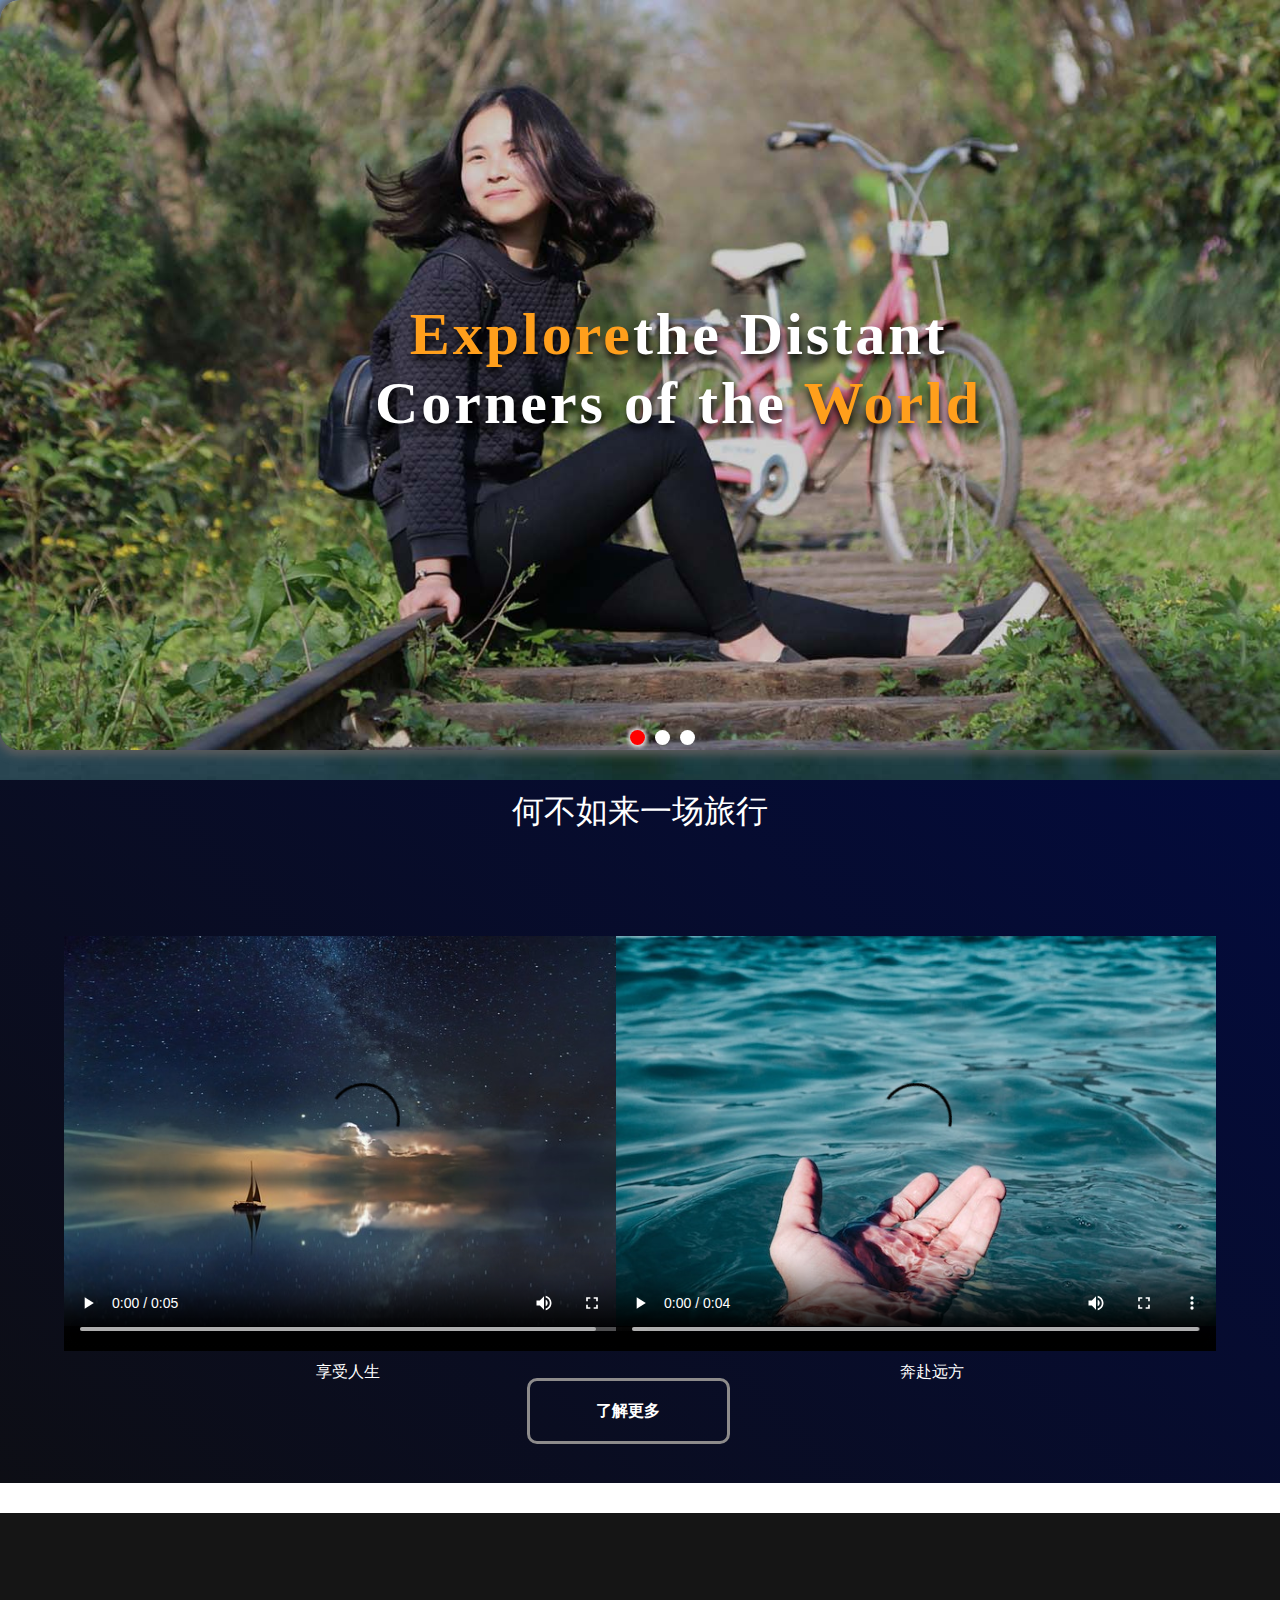
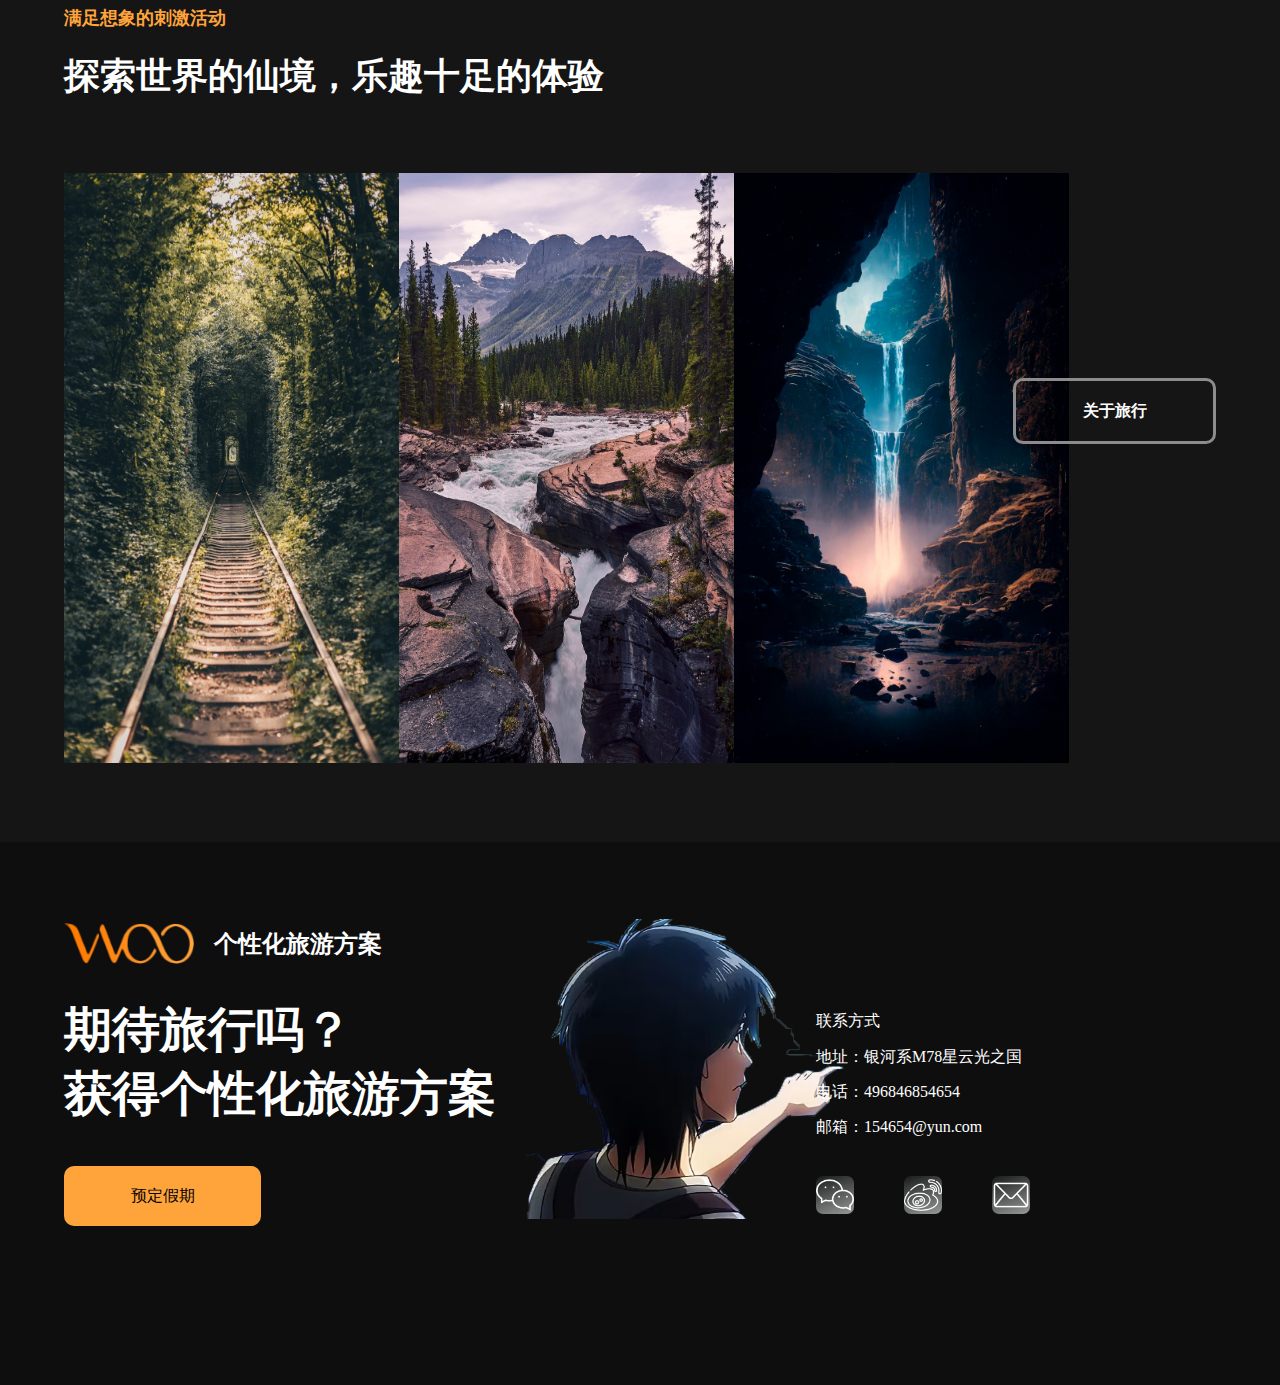
<file: index.html>
<!DOCTYPE html>
<html lang="en">

<head>
    <meta charset="UTF-8">
    <meta http-equiv="X-UA-Compatible" content="IE=edge">
    <meta name="viewport" content="width=device-width, initial-scale=1.0">
    <title>拥抱世界</title>
    <link rel="stylesheet" href="index.css">
    <script src="js/index.js"></script>
</head>

<body>
    <div id="wrap">

        <!-- 5张图片 -->
        <div class="img-list">
            <img src="img/1.jpg" alt="">
            <img src="img/2.jpg" alt="">
            <img src="img/3.jpg" alt="">
        </div>



        <!-- 小圆点 -->
        <ul class="circle-list">
            <li class="circle active" data-n="0"></li>
            <li class="circle" data-n="1"></li>
            <li class="circle" data-n="2"></li>
        </ul>

        <h4>
            <span>Explore</span>the Distant <br>
            Corners of the
            <span>World</span>
        </h4>
        <p>Go, fly, roam, travel, voyage, explore, journey, discover, adventure.</p>
    </div>

    <div id="video">
        <div id="videoHead">何不如来一场旅行</div>
        <div id="video1"><video src="video/1.mp4" controls="controls" poster="img/4.jpg" width="600px"
                height="440px"></video></div>
        <div id="text1"><a href="video/1.mp4">享受人生</a></div>
        <div id="text2"><a href="video/2.mp4">奔赴远方</a></div>
        <div id="video2"><video src="video/2.mp4" controls="controls" poster="img/5.jpg" width="600px"
                height="440px"></video></div>
        <div id="more">
            <h4><a href="more.html">了解更多</a></h4>
        </div>
    </div>

    <div id="main">
        <div id="mainText">
            <h6>满足想象的刺激活动</h6>
            <h3>探索世界的仙境，乐趣十足的体验</h3>
        </div>
        <div id="imgList">
            <div><img src="img/6.jpg" alt=""></div>
            <div><img src="img/7.jpg" alt=""></div>
            <div><img src="img/8.jpg" alt=""></div>
        </div>

        <div id="mainFooter">
            <h4><a href="tour.html">关于旅行</a></h4>
        </div>
    </div>

    <div id="footer">
        <div id="footer1">
            <div id="img"><img src="img/9.png" alt="" width="130px" height="41px"></div>
            <h5>个性化旅游方案</h5><br>
            <h2>期待旅行吗？<br>获得个性化旅游方案</h2>
            <div id="order">预定假期</div>
        </div>
        <div id="footer2">
            <p>
                联系方式<br>
                地址：银河系M78星云光之国<br>
                电话：496846854654<br>
                邮箱：154654@yun.com
            </p>
            <div id="footer2ImgList">
                <div><img src="img/10.png" alt=""></div>
                <div><img src="img/11.png" alt=""></div>
                <div><img src="img/12.png" alt=""></div>
            </div>
        </div>

        <div id="logo"><img src="img/14.png" alt=""></div>
    </div>
</body>

</html>
</file>
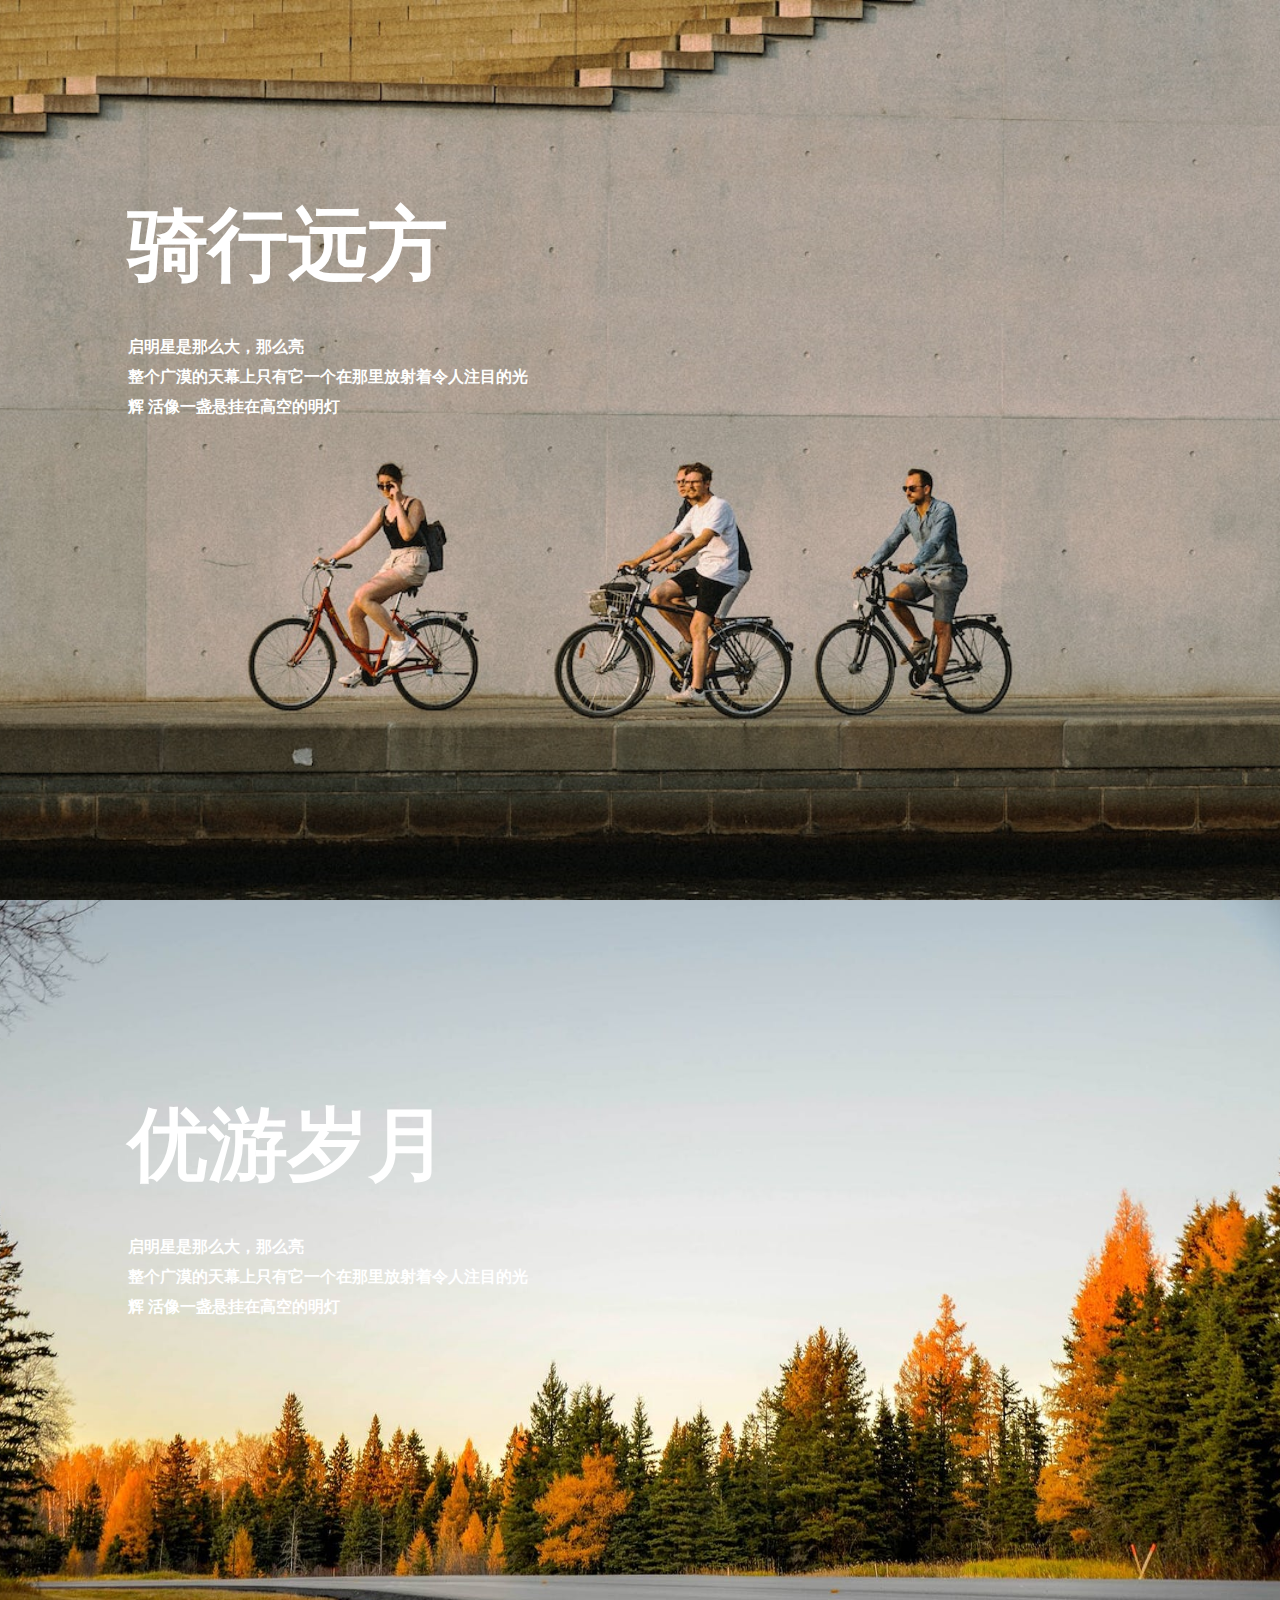
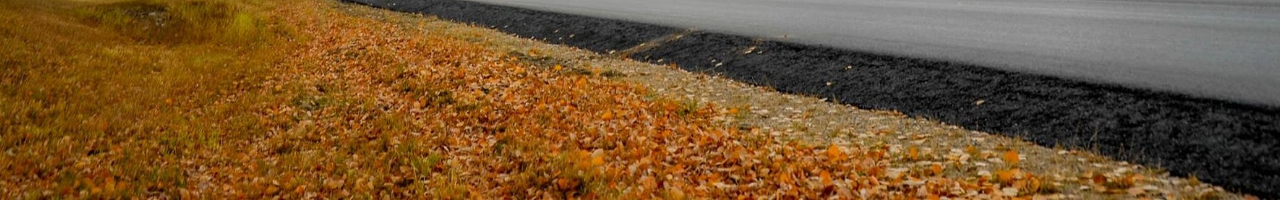
<file: more.html>
<!DOCTYPE html>
<html>

<head>
    <meta charset="utf-8">
    <title>鼠标滚动切换</title>
    <script src="https://code.jquery.com/jquery-3.3.1.js"></script>
    <script src="js/more.js"></script>
    <link rel="stylesheet" href="more.css">
</head>

<body>
    <div class="slider">
        <div class="slide active">
            <div class="bg">
                <div id="text1">
                    <p>
                    <div id="ride">骑行远方</div>
                    <div id="star">
                        <span>启明星是那么大，那么亮</span><br>
                        <span>整个广漠的天幕上只有它一个在那里放射着令人注目的光辉</span>
                        <span>活像一盏悬挂在高空的明灯</span><br>
                    </div>
                    </p>
                </div>
            </div>
        </div>

        <div class="slide queue">
            <div class="bg">
                <div id="text2">
                    <p>
                    <div id="ride2">跋山涉川</div>
                    <div id="star2">
                        <span>启明星是那么大，那么亮</span><br>
                        <span>整个广漠的天幕上只有它一个在那里放射着令人注目的光辉</span>
                        <span>活像一盏悬挂在高空的明灯</span><br>
                    </div>
                    </p>
                </div>
            </div>
        </div>

        <div class="slide queue">
            <div class="bg">
                <div id="text3">
                    <p>
                    <div id="ride3">星行夜归</div>
                    <div id="star3">
                        <span>启明星是那么大，那么亮</span><br>
                        <span>整个广漠的天幕上只有它一个在那里放射着令人注目的光辉</span>
                        <span>活像一盏悬挂在高空的明灯</span><br>
                    </div>
                    </p>
                </div>
            </div>
        </div>

        <div class="slide queue">
            <div class="bg">
                <div id="text4">
                    <p>
                    <div id="ride4">草长莺飞</div>
                    <div id="star4">
                        <span>启明星是那么大，那么亮</span><br>
                        <span>整个广漠的天幕上只有它一个在那里放射着令人注目的光辉</span>
                        <span>活像一盏悬挂在高空的明灯</span><br>
                    </div>
                    </p>
                </div>
            </div>
        </div>

        <div class="slide queue">
            <div class="bg">
                <div id="text5">
                    <p>
                    <div id="ride5">优游岁月</div>
                    <div id="star5">
                        <span>启明星是那么大，那么亮</span><br>
                        <span>整个广漠的天幕上只有它一个在那里放射着令人注目的光辉</span>
                        <span>活像一盏悬挂在高空的明灯</span><br>
                    </div>
                    </p>
                </div>
            </div>
        </div>
    </div>
</body>

</html>
</file>
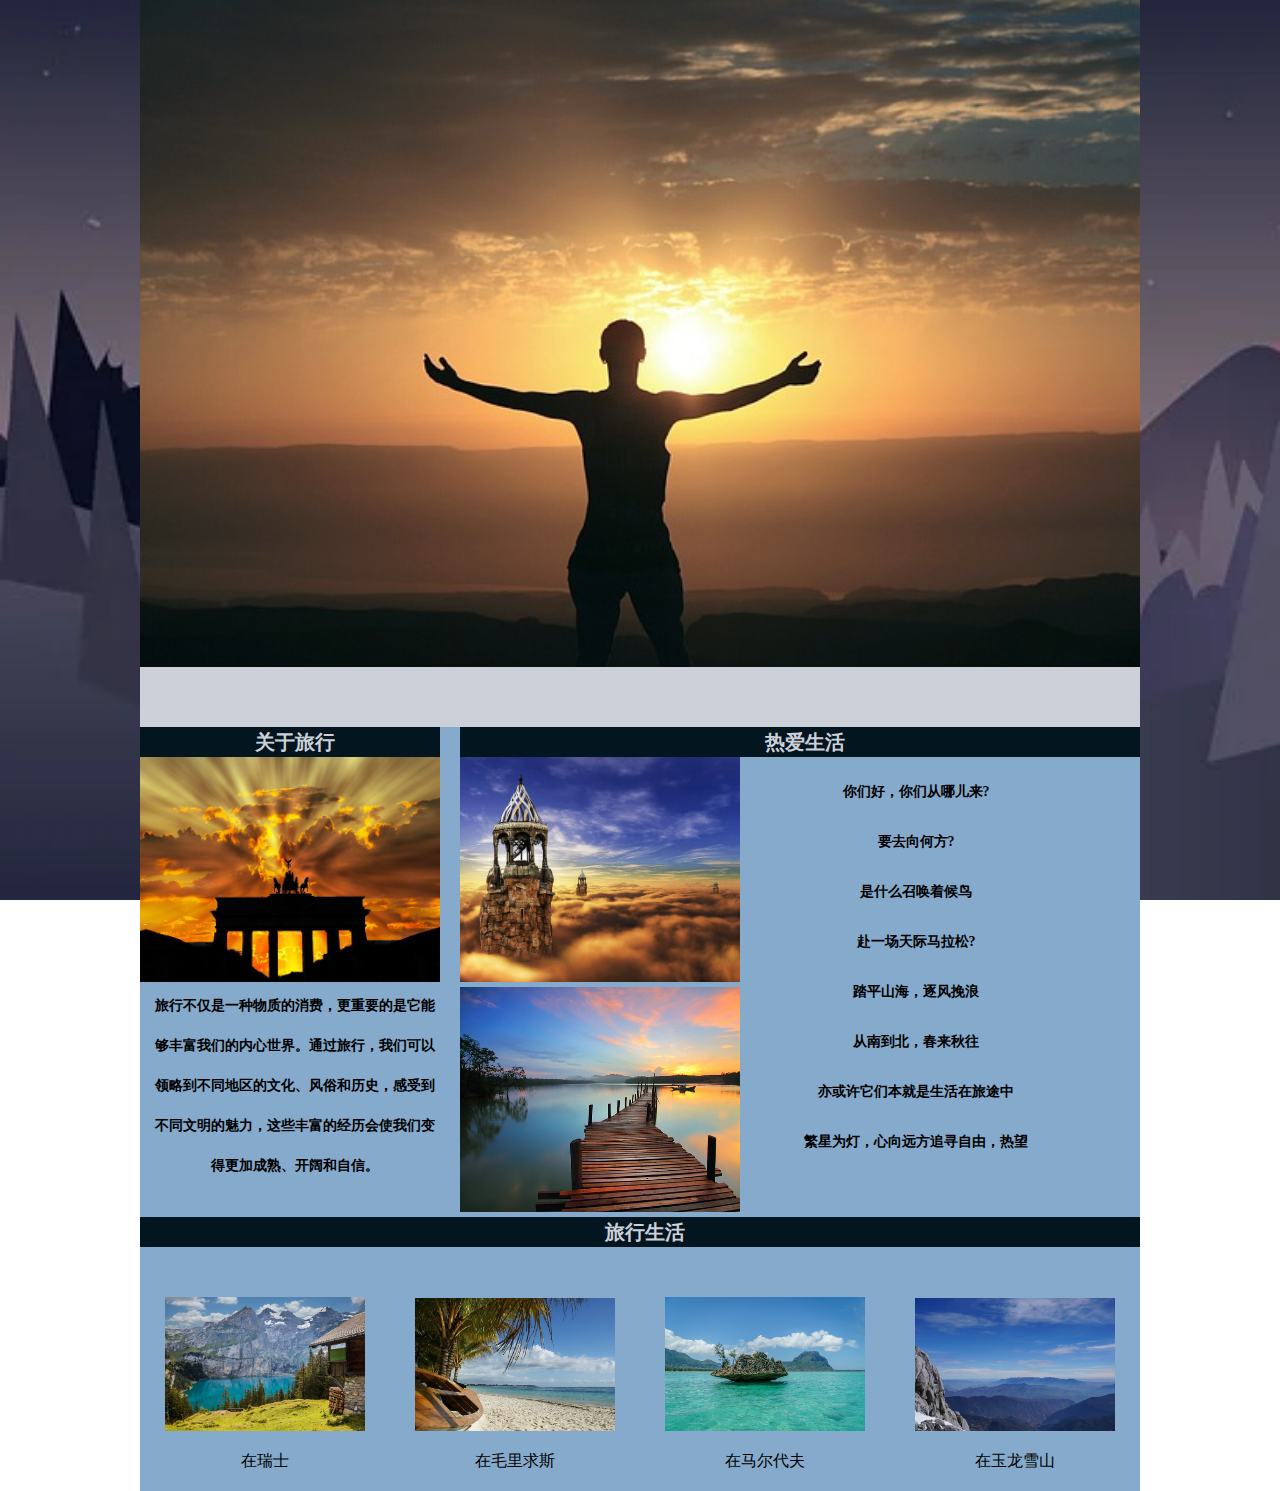
<file: tour.html>
<!DOCTYPE html>
<html lang="en">

<head>
    <meta charset="UTF-8">
    <meta http-equiv="X-UA-Compatible" content="IE=edge">
    <meta name="viewport" content="width=device-width, initial-scale=1.0">
    <title>旅游世界</title>
    <link rel="stylesheet" href="tour.css">

</head>

<body>
    <div id="bigbox">
        <div id="banner">
            <img src="picture/6.jpg" alt="">
        </div>
        <nav>
            
        </nav>
        <div id="main">
            <div id="main_left">
                <h2>关于旅行</h2>
                <img src="picture/1.jpg" alt="">
                <p>
                    旅行不仅是一种物质的消费，更重要的是它能够丰富我们的内心世界。通过旅行，我们可以领略到不同地区的文化、风俗和历史，感受到不同文明的魅力，这些丰富的经历会使我们变得更加成熟、开阔和自信。
                </p>
            </div>
            <div id="main_right">
                <h2>热爱生活</h2>
                <p>你们好，你们从哪儿来?</p>
                <p>要去向何方?</p>
                <p>是什么召唤着候鸟</p>                    
                <p>赴一场天际马拉松?</p>
                <p>踏平山海，逐风挽浪</p>
                <p>从南到北，春来秋往</p>
                <p>亦或许它们本就是生活在旅途中</p>
                <p>繁星为灯，心向远方追寻自由，热望</p>
                <img src="picture/2.jpg" alt="">
                <div id="add">
                    <img src="picture/4.jpg">
                </div>
            </div>
        </div>
        <div id="luxing">
            <h2>旅行生活</h2>
            <div>
                <div id="picture">
                    <img src="picture/7.jpg" alt="">
                    <p>在瑞士</p>
                </div>
                <div id="picture">
                    <img src="picture/8.jpg" alt="">
                    <p>
                        在毛里求斯
                    </p>
                </div>
                <div id="picture">
                    <img src="picture/9.jpg" alt="">
                    <p>
                        在马尔代夫
                    </p>
                </div>
                <div id="picture">
                    <img src="picture/10.jpg" alt="">
                    <p>
                        在玉龙雪山
                    </p>
                </div>
            </div>
        </div>
    </div>
</body>

</html>
</file>
<file: index.css>
* {
	margin: 0;
	padding: 0;
}

body {
	background: url(img/bg1.jpg) no-repeat fixed;
	background-size: cover;
}

li {
	list-style: none;
}

#wrap {
	position: relative;
	width: 1400px;
	height: 750px;
	overflow: hidden;
	margin: 0 auto;
	border-radius: 20px;
	box-shadow: 0px 0px 10px 5px rgb(93, 93, 93);
}

#wrap .img-list {
	position: relative;
	left: 0px;
	width: 100%;
	height: 100%;
	display: flex;
	transition: .5s ease;
}

#wrap .img-list img {
	width: 1400px;
	height: 750px;

}

#wrap .circle-list {
	position: absolute;
	display: flex;
	bottom: 0;
	left: 50%;
	margin-left: -75px;
}

#wrap .circle-list>.circle {
	background-color: rgb(255, 255, 255);
	width: 15px;
	height: 15px;
	margin: 5px;
	border-radius: 50%;
	cursor: pointer;
}

#wrap .circle-list>.circle.active {
	background-color: rgb(255, 0, 0);
	box-shadow: 0px 0px 5px 2px white;
}

#wrap h4 {
	position: absolute;
	top: 300px;
	left: 375px;
	color: #fff;
	font-size: 60px;
	font-weight: 600;
	letter-spacing: 3px;
	text-shadow: 1px 6px 9px #000;
	text-align: center;
}

#wrap h4 span {
	color: #ff9f1c;
}

#video {
	background-color: #0d0e15;
	background-image: linear-gradient(45deg, #0d0e15 0%, #030b3c 100%);
	width: 100%;
	height: 703px;
	margin: 30px auto;
	position: relative;
}

#video1 {
	width: 600px;
	height: 440px;
	top: 131px;
	left: 5%;
	position: absolute;
}

#video2 {
	position: absolute;
	top: 131px;
	right: 5%;
	width: 600px;
	height: 440px;

}

#text1 {
	width: 568px;
	height: 22px;
	color: #ffffff;
	font-size: 16px;
	line-height: 22px;
	font-weight: normal;
	position: absolute;
	top: 581px;
	left: 5%;
	text-align: center;
}

#text2 {
	width: 568px;
	height: 22px;
	color: #ffffff;
	font-size: 16px;
	line-height: 22px;
	font-weight: normal;
	position: absolute;
	top: 581px;
	right: 5%;
	text-align: center;
}

#more {
	position: absolute;
	top: 85%;
	right: 43%;
	width: 197px;
	height: 60px;
	border-radius: 10px 10px 10px 10px;
	text-align: center;
	line-height: 60px;
	border: 3px solid rgb(141, 139, 139);
}

#more a {
	color: #fff;
	text-decoration: none;
}

#more:hover {
	border: 3px solid transparent;
}



#videoHead {
	position: absolute;
	left: 40%;
	width: 256px;
	height: 62px;
	font-size: 32px;
	font-weight: normal;
	font-style: normal;
	color: #ffffff;
	text-align: center;
	line-height: 62px;
}

#main {
	position: relative;
	width: 100%;
	height: 929px;
	background-color: #151515;
}

h6 {
	position: absolute;
	left: 5%;
	top: 10%;
	color: #ffa43b !important;
	;
	height: 21px;
	width: 162px;
	font-size: 1.125rem;
}

h3 {
	position: absolute;
	color: #ffffff;
	left: 5%;
	top: 15%;
	font-size: 2.25rem;
	width: 720px;
	height: 43px;
}

#imgList {
	position: relative;
	height: 590px;
	width: 100%;
	left: 5%;
	top: 28%;
}

#imgList div img {
	height: 590px;
	width: 335px;
	float: left;
}

#mainFooter {
	position: absolute;
	top: 50%;
	right: 5%;
	width: 197px;
	height: 60px;
	border-radius: 10px 10px 10px 10px;
	text-align: center;
	line-height: 60px;
	border: 3px solid rgb(141, 139, 139);
}
 a {
	text-decoration: none;
		color: #fff;
}

#mainFooter:hover {
	border: 3px solid transparent;
}

#footer {
	position: relative;
	width: 100%;
	height: 543px;
	background-color: #0e0e0e;
}

#footer1 {
	position: absolute;
	width: 700px;
	height: 400px;
	top: 15%;
	left: 5%;
	/* background-color: #e96717; */
}

#footer2 {
	position: absolute;
	right: 5%;
	top: 15%;
	width: 400px;
	height: 400px;
}

#footer img {
	float: left;
}


#footer1 h5 {
	color: #fff;
	font-size: 1.5rem;
	font-weight: 700;
	margin-left: 150px;
	margin-top: 5px;
}

#footer1 h2 {
	font-size: 3rem;
	color: #fff;
	margin-top: 20px;
}

#order {
	width: 197px;
	height: 60px;
	background-color: #ffa43b;
	margin-top: 40px;
	border-radius: 10px 10px 10px 10px;
	text-align: center;
	line-height: 60px;
}

#order:hover {
	color: #fff;
}

#footer2 p {
	line-height: 2.2;
	font-size: 1rem;
	color: #fff;
	margin-top: 20%;
}

#footer2ImgList img {
	width: 38px;
	height: 38px;
	margin-right: 50px;
	border-radius: 7px 7px 7px 7px;
	background-image: linear-gradient(160deg, #191a1b 0%, #969998 100%);
	margin-top: 8%;
}

#logo img{
	width: 500px;
	height: 300px;
	margin-left: 41%;
	margin-top: 6%;
}
</file>
<file: more.css>
html,
body,
.slider,
.slide,
.bg {
  margin: 0;
  width: 100%;
  height: 100%;
  overflow: hidden;

}

.slider {
  background: #000;
}

.slide {
  background: #000;
  position: absolute;
  top: 0;
  left: 0;
  transform: translate3d(0, 0, 0);
  transition: 800ms;

}

.bg {
  background-position: center;
  background-repeat: no-repeat;
  background-size: cover;
  transition: 800ms;
}

.queue {
  transform: translate3d(0, 100%, 0);

}

.prev {
  transform: translate3d(0, -50%, 0);

}

.prev .bg {
  opacity: 0.5;

}

.bounce {
  transition: 300ms;

}

.slide:first-child.bounce {
  transform: translate3d(0, 10%, 0);
}

.slide:last-child.bounce {
  transform: translate3d(0, -10%, 0);
}

.slide:nth-child(1) .bg {
  background-image: url(img/15.jpg);

}

.slide:nth-child(2) .bg {
  background-image: url(img/2.jpeg);

}

.slide:nth-child(3) .bg {
  background-image: url(img/16.jpg);

}


.slide:nth-child(4) .bg {
  background-image: url(img/17.jpg);

}


.slide:nth-child(5) .bg {
  background-image: url(img/5.jpeg);

}

/* 第一张图片 */
#text1 {
  font-family: 'Franklin Gothic Medium', 'Arial Narrow', Arial, sans-serif;
  font-weight: bold;
  width: 400px;
  height: 400px;
  margin-left: 10%;
  margin-top: 15%;
}

#ride {
  font-size: 80px;
  color: #fff;
}

#star {
  width: 400px;
  height: 100px;
  margin-top: 8%;
}

#text1 span {
  color: #fff;
  font: 14px;
  line-height: 30px;
}
/* 第二张图片 */
#text2 {
  font-family: 'Franklin Gothic Medium', 'Arial Narrow', Arial, sans-serif;
  font-weight: bold;
  width: 400px;
  height: 400px;
  margin-left: 10%;
  margin-top: 15%;
}

#ride2 {
  font-size: 80px;
  color: #fff;
}

#star2 {
  width: 400px;
  height: 100px;
  margin-top: 8%;
}

#text2 span {
  color: #fff;
  font: 14px;
  line-height: 30px;
}

/* 第三张图片 */
#text3 {
  font-family: 'Franklin Gothic Medium', 'Arial Narrow', Arial, sans-serif;
  font-weight: bold;
  width: 400px;
  height: 400px;
  margin-left: 10%;
  margin-top: 15%;
}

#ride3 {
  font-size: 80px;
  color: #fff;
}

#star3 {
  width: 400px;
  height: 100px;
  margin-top: 8%;
}

#text3 span {
  color: #fff;
  font: 14px;
  line-height: 30px;
}

/* 第四张图片 */
#text4 {
  font-family: 'Franklin Gothic Medium', 'Arial Narrow', Arial, sans-serif;
  font-weight: bold;
  width: 400px;
  height: 400px;
  margin-left: 10%;
  margin-top: 15%;
}

#ride4 {
  font-size: 80px;
  color: #fff;
}

#star4 {
  width: 400px;
  height: 100px;
  margin-top: 8%;
}

#text4 span {
  color: #fff;
  font: 14px;
  line-height: 30px;
}

/* 第五张图片 */
#text5 {
  font-family: 'Franklin Gothic Medium', 'Arial Narrow', Arial, sans-serif;
  font-weight: bold;
  width: 400px;
  height: 400px;
  margin-left: 10%;
  margin-top: 15%;
}

#ride5 {
  font-size: 80px;
  color: #fff;
}

#star5 {
  width: 400px;
  height: 100px;
  margin-top: 8%;
}

#text5 span {
  color: #fff;
  font: 14px;
  line-height: 30px;
}
</file>
<file: tour.css>
* {
    margin: 0px;
    padding: 0px;
    list-style: none;
    text-align: center;
}

body {
    background: url(picture/3.webp);
    background-repeat: no-repeat;
    background-size: cover;
    background-attachment: fixed;
}

#bigbox {
    width: 1000px;
    margin: 0 auto;
}

#banner {
    width: 1000px;
    font-size: 0px;
}

#banner img {
    width: 1000px;
}

nav {
    background-color: #CCD0D9;
    width: 1000px;
    height: 60px;
}

.dangqian {
    color: #1a9be6;

}

#main {
    height: 490px;
    width: 1000px;
    margin: 0 auto;
    background-color: #86aacb;
}

#main_left {
    width: 300px;
    display: inline-block;
    background-color: #86aacb;
    float: left;
}

#add img {
    margin-left: 0px;
    width: 300px;
    margin-top: 230px;
}

h2 {
    box-sizing: border-box;
    padding-left: 10px;
    font-size: 20px;
    line-height: 30px;
    background-color: #03151F;
    color: #CCD0D9;
}

#main_left img {
    width: 300px;
}

#main_left p {
    margin-left: 10px;
    line-height: 40px;
    font-size: 14px;
    font-weight: bold;
}

#main_left span {
    font-weight: bold;
}

#main_right {
    position: relative;
    width: 680px;
    margin-left: 20px;
    display: inline-block;
    height: 200px;
}

#main_right img {
    position: absolute;
    width: 280px;
    height: 225px;
    left: 0px;
    top: 30px;
}

#main_right p {
    width: 400px;
    display: inline-block;
    margin-left: 200px;
    text-indent: 32px;
    line-height: 30px;
    margin-top: 20px;
}

#luxing {
    background-color: #86aacb;
    width: 1000px;
}

#luxing div {
    font-size: 0px;
}

#luxing img {
    margin-top: 25px;
}

#picture {
    font-size: 0px;
    display: inline-block;
    margin-left: 25px;
    margin-right: 25px;
    margin-top: 25px;
}

#picture img {
    width: 200px;
}

#picture p {
    font-size: 16px;
    text-align: center;
    line-height: 60px;

}

footer {
    line-height: 60px;
    font-size: 14px;
    text-align: center;
    background-color: #CCD0D9;
}

#main_right ul li {
    width: 660px;
    margin-left: 10px;
    font-size: 12px;
    margin-top: 10px;
    border-bottom: 1px dotted #ccc;
    padding-bottom: 10px;
}

#main_right p {
    font-size: 14px;
    font-weight: bold;
}

#liuyan {
    width: 660px;
    margin-left: 10px;
    margin: 20px;
}

#liuyan span {
    display: inline-block;
    width: 80px;
    line-height: 40px;
}

button {
    width: 100px;
    height: 30px;
    margin-left: 80px;
}
</file>
